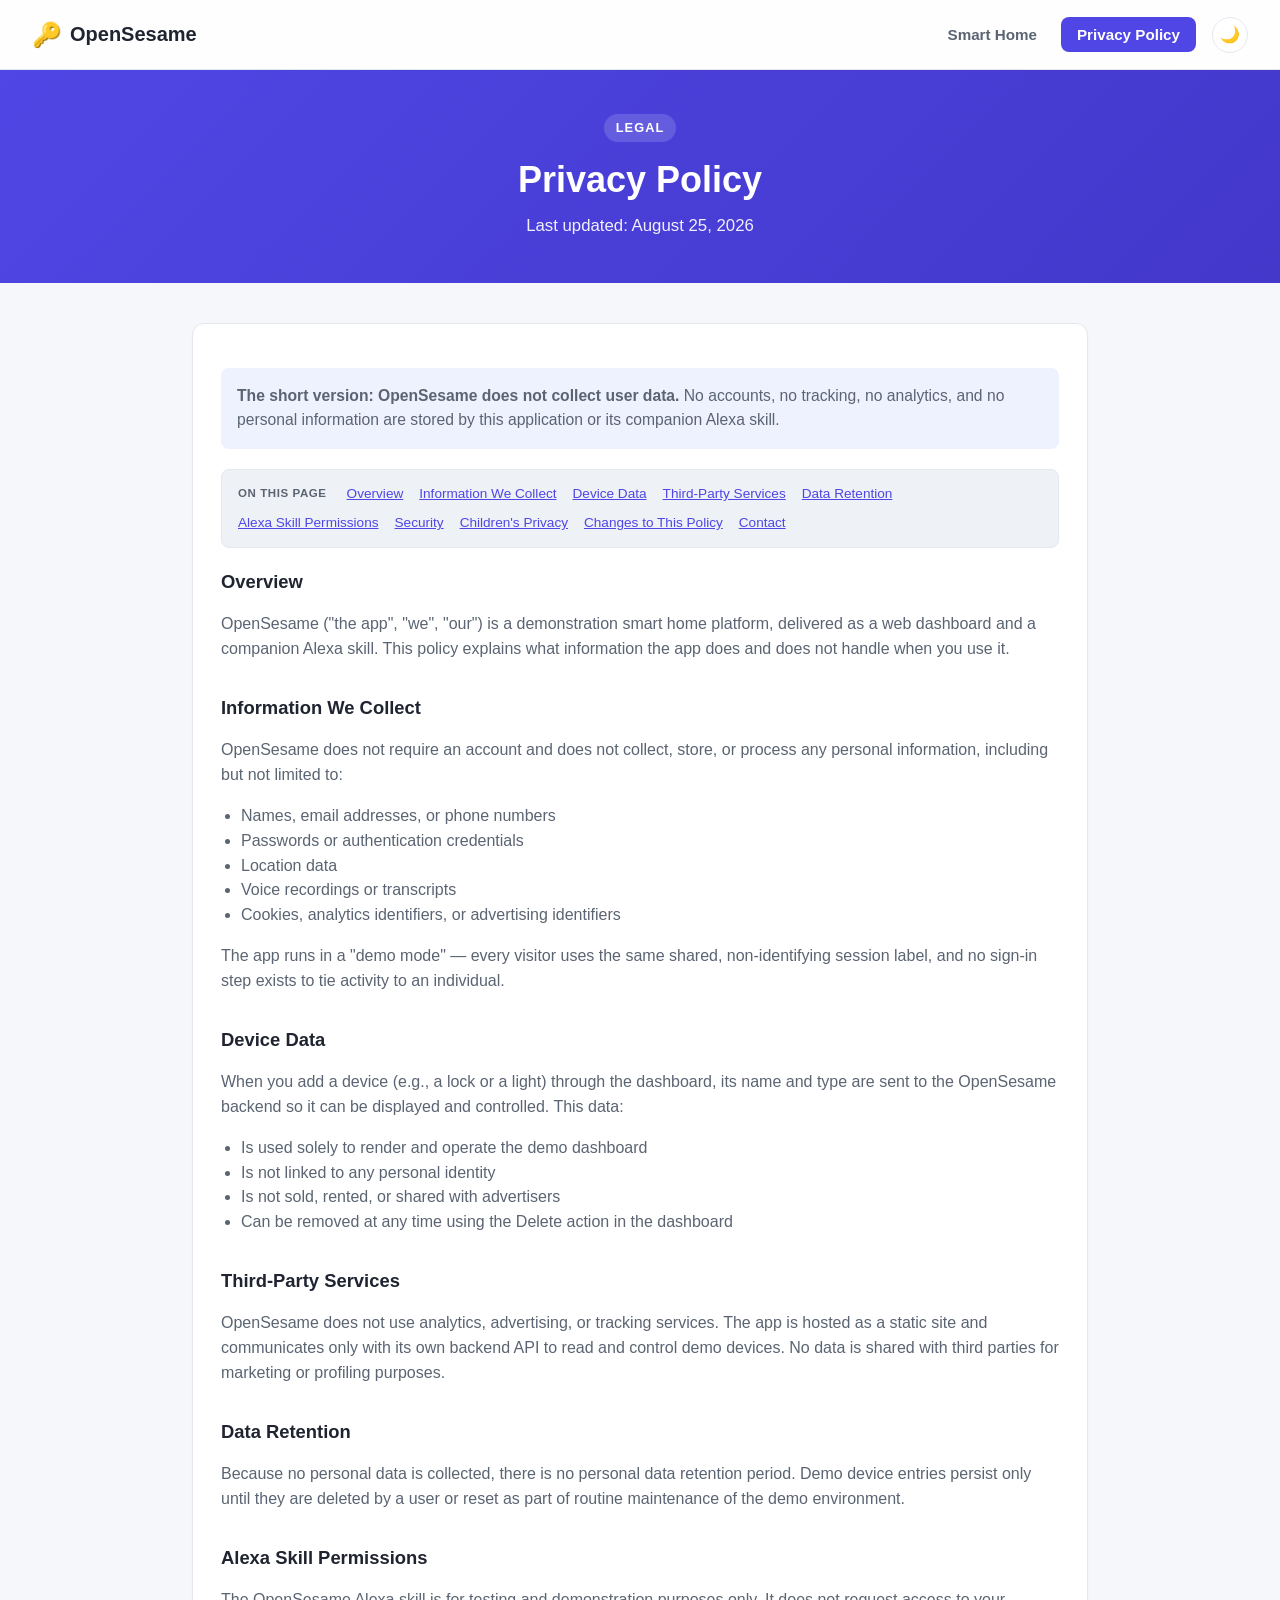
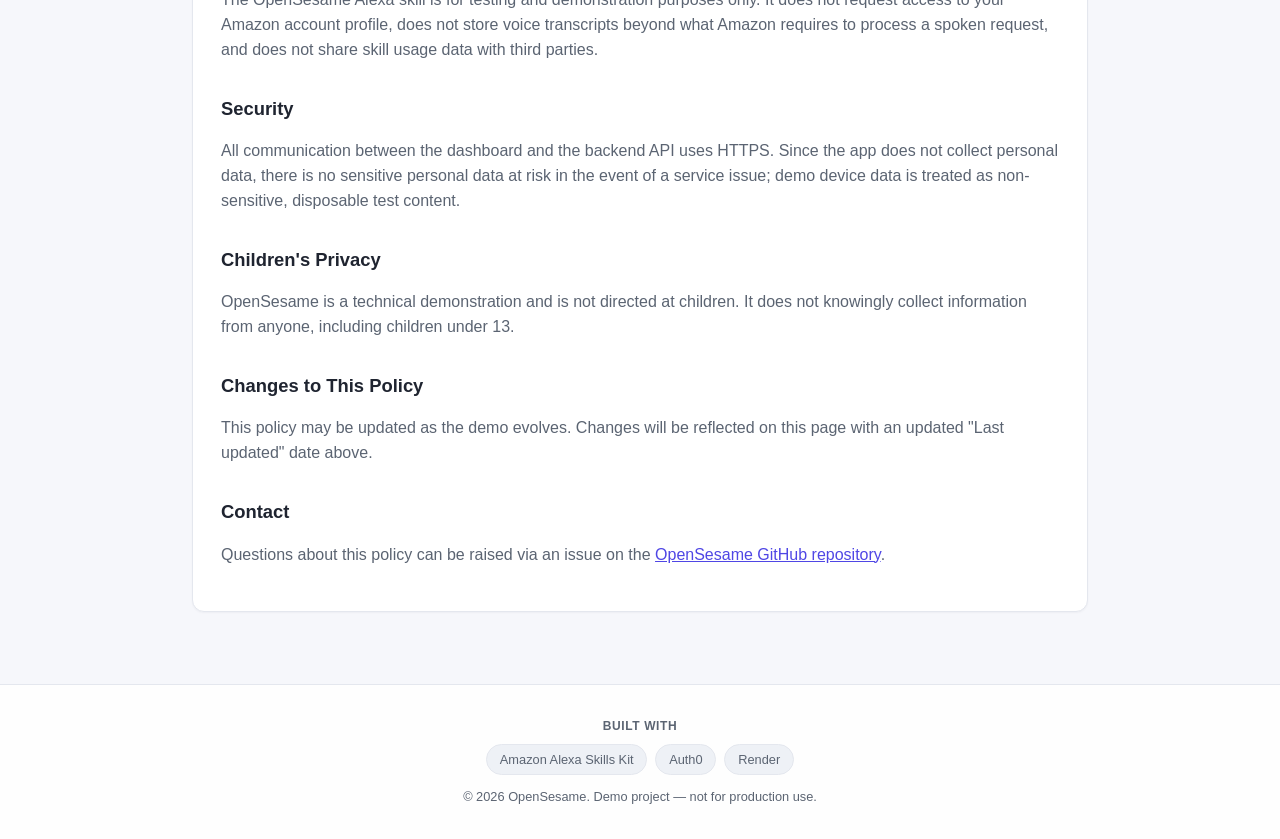
<file: index.html>
<!DOCTYPE html>
<html lang="en">
<head>
  <meta charset="utf-8">
  <meta name="viewport" content="width=device-width, initial-scale=1">
  <title>OpenSesame — Smart Home, Simplified</title>
  <meta name="description" content="OpenSesame is a lightweight smart home platform for controlling your locks, lights, and scenes from one place.">
  <link rel="icon" href="data:image/svg+xml,%3Csvg xmlns='http://www.w3.org/2000/svg' viewBox='0 0 100 100'%3E%3Ctext y='.9em' font-size='90'%3E%F0%9F%94%91%3C/text%3E%3C/svg%3E">
  <link rel="stylesheet" href="styles.css">
  <meta name="color-scheme" content="light dark">
  <script>
    // Applied before first paint to avoid a light/dark flash.
    (function () {
      const saved = localStorage.getItem('theme');
      if (saved) document.documentElement.setAttribute('data-theme', saved);
    })();
  </script>
</head>

<body>
  <header class="site-header">
    <div class="brand">
      <span class="brand-icon" aria-hidden="true">🔑</span>
      <span class="brand-name">OpenSesame</span>
    </div>
    <nav class="tabs" aria-label="Primary">
      <button class="tab-btn" id="tab-btn-ui" onclick="showTab('ui')">Smart Home</button>
      <button class="tab-btn" id="tab-btn-privacy" onclick="showTab('privacy')">Privacy Policy</button>
      <button class="theme-toggle" id="theme-toggle" onclick="toggleTheme()" aria-label="Toggle dark mode" title="Toggle dark mode">🌙</button>
    </nav>
  </header>

  <!-- Smart Home Tab -->
  <div id="ui" style="display:none">
    <section class="hero">
      <div class="hero-inner">
        <span class="eyebrow">Smart Home Control</span>
        <h1>One dashboard for every lock, light, and scene.</h1>
        <p class="hero-sub">OpenSesame gives you a single, simple place to manage your connected home — no clutter, no unnecessary data collection.</p>
      </div>
    </section>

    <main class="container">
      <section class="features">
        <div class="feature-card">
          <span class="feature-icon" aria-hidden="true">🔒</span>
          <h3>Secure Locks</h3>
          <p>Lock and unlock smart locks remotely with a single tap.</p>
        </div>
        <div class="feature-card">
          <span class="feature-icon" aria-hidden="true">💡</span>
          <h3>Smart Lighting</h3>
          <p>Turn lights on and off and keep track of their state in real time.</p>
        </div>
        <div class="feature-card">
          <span class="feature-icon" aria-hidden="true">🎬</span>
          <h3>Scenes</h3>
          <p>Group devices into scenes for one-tap routines. (Coming soon.)</p>
        </div>
      </section>

      <section class="panel dashboard">
        <div id="auth" class="status-banner"></div>
        <div id="content" style="display:none">
          <div id="stats-row" class="stats-row"></div>
          <div class="action-bar">
            <button class="btn" onclick="showDevices()">Devices</button>
            <button class="btn" onclick="showScenes()">Scenes</button>
            <button class="btn btn-primary" onclick="renderAddDeviceForm()">Add Device</button>
          </div>
          <div id="view"></div>
        </div>
      </section>
    </main>
  </div>

  <!-- Privacy Policy Tab -->
  <div id="privacy" style="display:none">
    <section class="hero hero-compact">
      <div class="hero-inner">
        <span class="eyebrow">Legal</span>
        <h1>Privacy Policy</h1>
        <p class="hero-sub">Last updated: August 25, 2026</p>
      </div>
    </section>

    <main class="container">
      <section class="panel policy">
        <p class="policy-lede"><strong>The short version: OpenSesame does not collect user data.</strong> No accounts, no tracking, no analytics, and no personal information are stored by this application or its companion Alexa skill.</p>

        <nav class="policy-toc" aria-label="Table of contents">
          <span class="policy-toc-label">On this page</span>
          <a href="#overview">Overview</a>
          <a href="#info-collected">Information We Collect</a>
          <a href="#device-data">Device Data</a>
          <a href="#third-parties">Third-Party Services</a>
          <a href="#retention">Data Retention</a>
          <a href="#alexa">Alexa Skill Permissions</a>
          <a href="#security">Security</a>
          <a href="#children">Children's Privacy</a>
          <a href="#changes">Changes to This Policy</a>
          <a href="#contact">Contact</a>
        </nav>

        <h2 id="overview">Overview</h2>
        <p>OpenSesame ("the app", "we", "our") is a demonstration smart home platform, delivered as a web dashboard and a companion Alexa skill. This policy explains what information the app does and does not handle when you use it.</p>

        <h2 id="info-collected">Information We Collect</h2>
        <p>OpenSesame does not require an account and does not collect, store, or process any personal information, including but not limited to:</p>
        <ul>
          <li>Names, email addresses, or phone numbers</li>
          <li>Passwords or authentication credentials</li>
          <li>Location data</li>
          <li>Voice recordings or transcripts</li>
          <li>Cookies, analytics identifiers, or advertising identifiers</li>
        </ul>
        <p>The app runs in a "demo mode" — every visitor uses the same shared, non-identifying session label, and no sign-in step exists to tie activity to an individual.</p>

        <h2 id="device-data">Device Data</h2>
        <p>When you add a device (e.g., a lock or a light) through the dashboard, its name and type are sent to the OpenSesame backend so it can be displayed and controlled. This data:</p>
        <ul>
          <li>Is used solely to render and operate the demo dashboard</li>
          <li>Is not linked to any personal identity</li>
          <li>Is not sold, rented, or shared with advertisers</li>
          <li>Can be removed at any time using the Delete action in the dashboard</li>
        </ul>

        <h2 id="third-parties">Third-Party Services</h2>
        <p>OpenSesame does not use analytics, advertising, or tracking services. The app is hosted as a static site and communicates only with its own backend API to read and control demo devices. No data is shared with third parties for marketing or profiling purposes.</p>

        <h2 id="retention">Data Retention</h2>
        <p>Because no personal data is collected, there is no personal data retention period. Demo device entries persist only until they are deleted by a user or reset as part of routine maintenance of the demo environment.</p>

        <h2 id="alexa">Alexa Skill Permissions</h2>
        <p>The OpenSesame Alexa skill is for testing and demonstration purposes only. It does not request access to your Amazon account profile, does not store voice transcripts beyond what Amazon requires to process a spoken request, and does not share skill usage data with third parties.</p>

        <h2 id="security">Security</h2>
        <p>All communication between the dashboard and the backend API uses HTTPS. Since the app does not collect personal data, there is no sensitive personal data at risk in the event of a service issue; demo device data is treated as non-sensitive, disposable test content.</p>

        <h2 id="children">Children's Privacy</h2>
        <p>OpenSesame is a technical demonstration and is not directed at children. It does not knowingly collect information from anyone, including children under 13.</p>

        <h2 id="changes">Changes to This Policy</h2>
        <p>This policy may be updated as the demo evolves. Changes will be reflected on this page with an updated "Last updated" date above.</p>

        <h2 id="contact">Contact</h2>
        <p>Questions about this policy can be raised via an issue on the <a href="https://github.com/kyuuki-dev/OpenSesame" target="_blank" rel="noopener">OpenSesame GitHub repository</a>.</p>
      </section>
    </main>
  </div>

  <footer class="site-footer">
    <div class="container footer-inner">
      <div class="built-with">
        <span class="built-with-label">Built with</span>
        <div class="tech-logos">
          <span class="tech-chip">Amazon Alexa Skills Kit</span>
          <span class="tech-chip">Auth0</span>
          <span class="tech-chip">Render</span>
        </div>
      </div>
      <p class="copyright">© 2026 OpenSesame. Demo project — not for production use.</p>
    </div>
  </footer>

  <!-- Configuration -->
  <script>
    const APP_CONFIG = {
      API_BASE: "https://opensesamebe.onrender.com",
      // backend can use this as a fixed user key or just ignore auth entirely
      USER_LABEL: "demo-user"
    };
  </script>

  <!-- App Logic (no Auth0) -->
  <script>
  // No auth0 / token
  async function initApp() {
    // Simple “logged-in” banner for demo
    document.getElementById("auth").innerHTML =
      `<span>Demo mode – no authentication (user: ${APP_CONFIG.USER_LABEL})</span>`;
    document.getElementById("content").style.display = "block";
    showDevices();
  }

  function isActiveState(state) {
    return /^(on|unlocked|open|active)$/i.test(String(state || "").trim());
  }

  function renderStats(devices) {
    const stats = document.getElementById("stats-row");
    const total = devices.length;
    const locks = devices.filter(d => d.deviceType === "LOCK").length;
    const lights = devices.filter(d => d.deviceType === "LIGHT").length;
    const active = devices.filter(d => isActiveState(d.state)).length;

    if (!total) {
      stats.innerHTML = "";
      return;
    }

    stats.innerHTML = `
      <div class="stat-tile">
        <span class="stat-value">${total}</span>
        <span class="stat-label">Total Devices</span>
      </div>
      <div class="stat-tile">
        <span class="stat-value">${locks}</span>
        <span class="stat-label">🔒 Locks</span>
      </div>
      <div class="stat-tile">
        <span class="stat-value">${lights}</span>
        <span class="stat-label">💡 Lights</span>
      </div>
      <div class="stat-tile">
        <span class="stat-value"><span class="status-dot ${active ? 'status-on' : 'status-off'}"></span>${active}</span>
        <span class="stat-label">Active Now</span>
      </div>
    `;
  }

  async function showDevices() {
    try {
      const res = await fetch(`${APP_CONFIG.API_BASE}/devices`);
      if (!res.ok) throw new Error(await res.text());

      const devices = await res.json();
      renderStats(devices);

      const view = document.getElementById("view");
      if (!devices.length) {
        view.innerHTML = "<h3>Your Devices</h3><p>No devices yet.</p>";
        return;
      }

      view.innerHTML = '<h3>Your Devices</h3><div class="device-grid">' +
        devices.map(d => `
          <div class="device-card">
            <div class="device-card-title">
              <b>${d.friendlyName}</b>
              <span class="device-type">${d.deviceType}</span>
            </div>
            <div class="device-state">
              <span class="status-dot ${isActiveState(d.state) ? 'status-on' : 'status-off'}"></span>${d.state}
            </div>
            <div class="device-actions">
              <button class="btn" onclick="controlDevice('${d.deviceId}')">Toggle</button>
              <button class="btn btn-danger" onclick="deleteDevice('${d.deviceId}')">Delete</button>
            </div>
          </div>
        `).join('') + '</div>';
    } catch (err) {
      alert("Failed to load devices: " + err.message);
    }
  }

  async function deleteDevice(id) {
    try {
      await fetch(`${APP_CONFIG.API_BASE}/devices/${id}`, {
        method: "DELETE"
      });
      showDevices();
    } catch (err) {
      alert("Delete failed: " + err.message);
    }
  }

  async function controlDevice(id) {
    try {
      await fetch(`${APP_CONFIG.API_BASE}/devices/${id}/control`, {
        method: "POST"
      });
      showDevices();
    } catch (err) {
      alert("Toggle failed: " + err.message);
    }
  }

  function renderAddDeviceForm() {
    const view = document.getElementById("view");
    view.innerHTML = `
      <h3>Add Device</h3>
      <div class="form-row">
        <input id="devName" placeholder="Device Name">
        <select id="devType">
          <option value="LOCK">Lock</option>
          <option value="LIGHT">Light</option>
        </select>
        <button class="btn btn-primary" onclick="submitDevice()">Submit</button>
      </div>
    `;
  }

  async function submitDevice() {
    try {
      const body = {
        friendlyName: document.getElementById("devName").value,
        deviceType: document.getElementById("devType").value
      };

      await fetch(`${APP_CONFIG.API_BASE}/devices`, {
        method: "POST",
        headers: {
          "Content-Type": "application/json"
        },
        body: JSON.stringify(body)
      });

      showDevices();
    } catch (err) {
      alert("Add device failed: " + err.message);
    }
  }

  function showScenes() {
    document.getElementById("view").innerHTML =
      `<h3>Scenes</h3><p>Scene creation UI coming soon.</p>`;
  }

  function showTab(tabId) {
    document.getElementById("ui").style.display = "none";
    document.getElementById("privacy").style.display = "none";
    document.getElementById(tabId).style.display = "block";
    document.getElementById("tab-btn-ui").classList.toggle("active", tabId === "ui");
    document.getElementById("tab-btn-privacy").classList.toggle("active", tabId === "privacy");
  }

  function currentTheme() {
    const saved = document.documentElement.getAttribute("data-theme");
    if (saved) return saved;
    return window.matchMedia("(prefers-color-scheme: dark)").matches ? "dark" : "light";
  }

  function syncThemeToggleIcon() {
    document.getElementById("theme-toggle").textContent = currentTheme() === "dark" ? "☀️" : "🌙";
  }

  function toggleTheme() {
    const next = currentTheme() === "dark" ? "light" : "dark";
    document.documentElement.setAttribute("data-theme", next);
    localStorage.setItem("theme", next);
    syncThemeToggleIcon();
  }

  window.onload = () => {
    showTab("privacy");
    syncThemeToggleIcon();
    initApp();
  };
  </script>

</body>
</html>
</file>
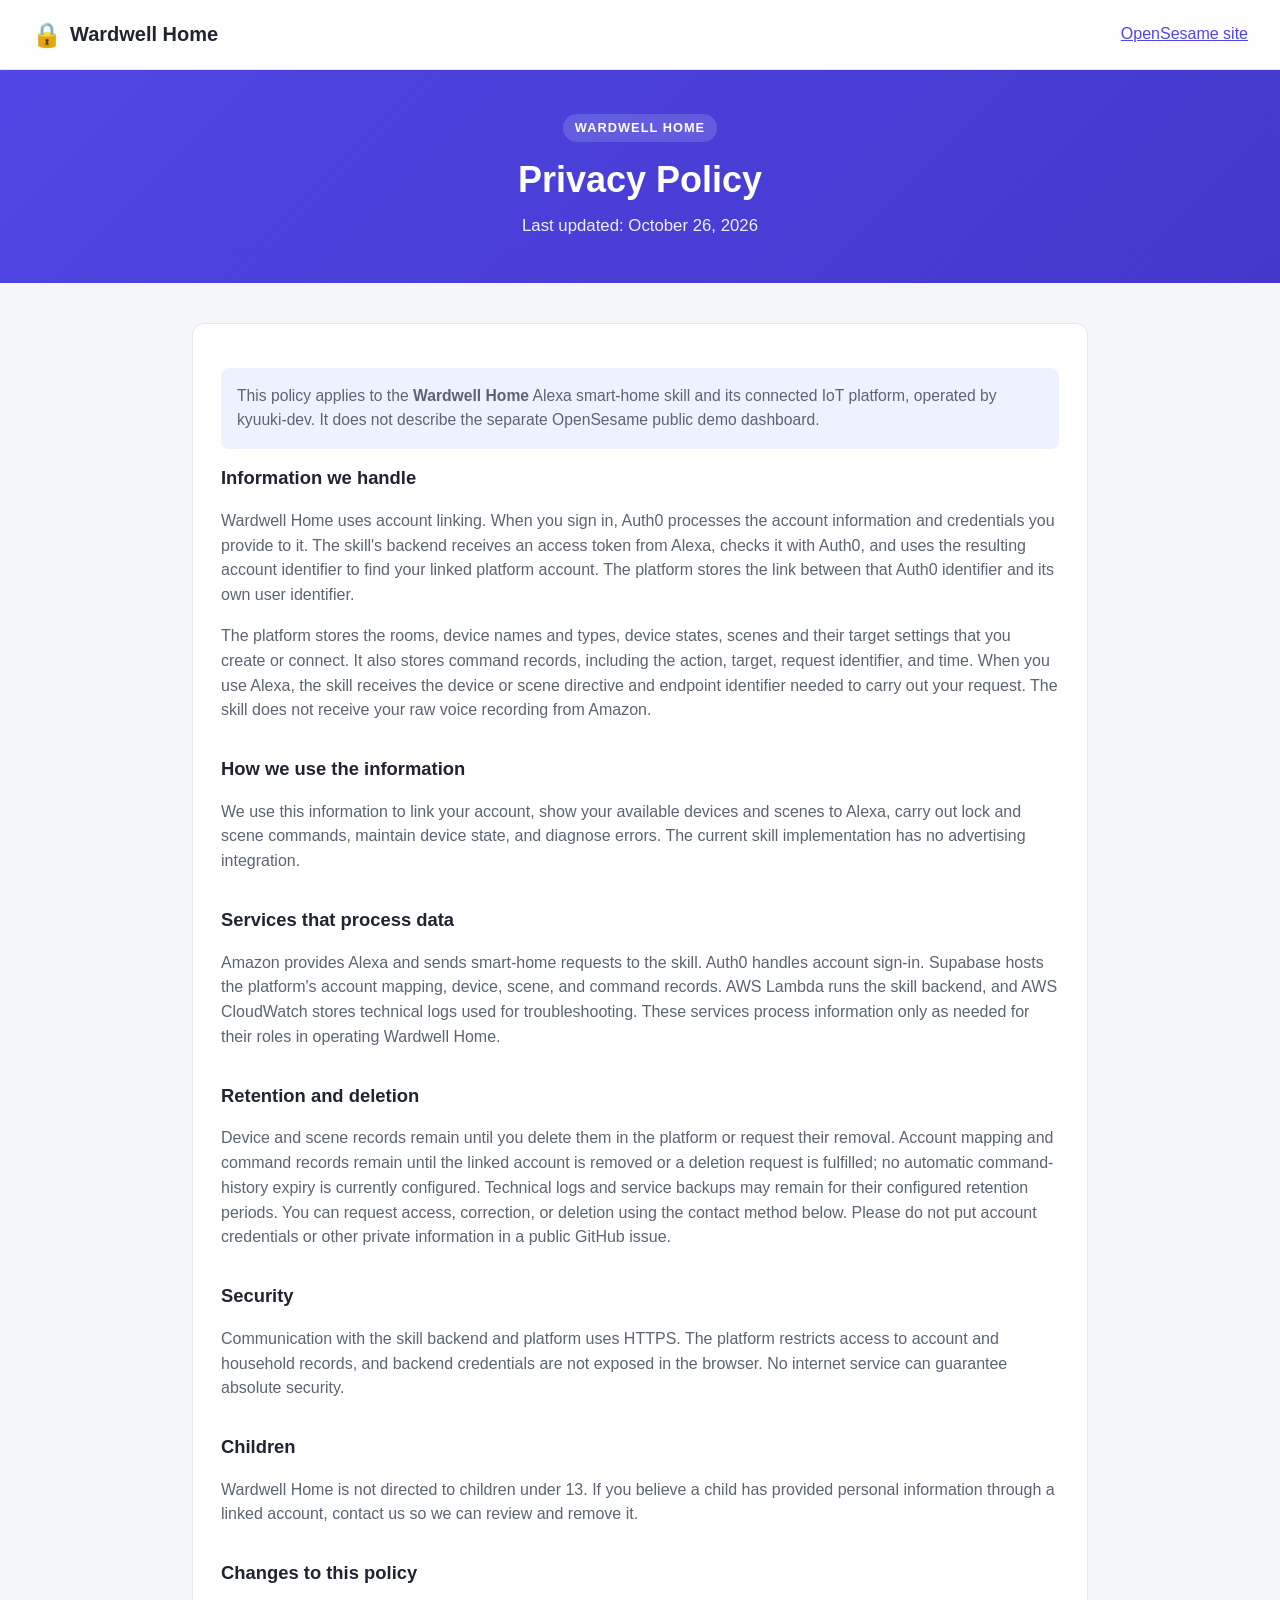
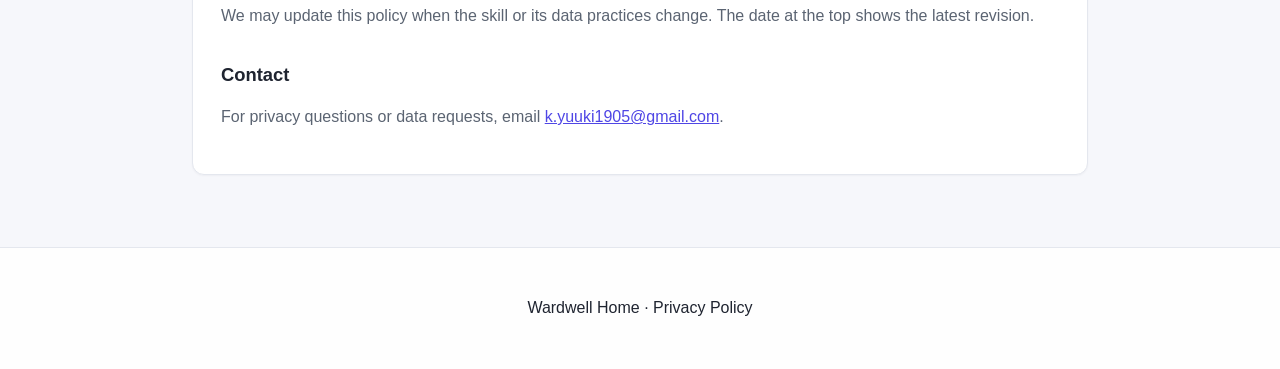
<file: wardwell-privacy.html>
<!doctype html>
<html lang="en">
<head>
  <meta charset="utf-8">
  <meta name="viewport" content="width=device-width, initial-scale=1">
  <meta name="color-scheme" content="light dark">
  <title>Wardwell Home Privacy Policy</title>
  <meta name="description" content="How Wardwell Home handles account, device, scene, and Alexa request data.">
  <link rel="stylesheet" href="styles.css">
</head>
<body>
  <header class="site-header">
    <div class="brand"><span class="brand-icon" aria-hidden="true">🔒</span><span class="brand-name">Wardwell Home</span></div>
    <nav class="tabs" aria-label="Site"><a href="index.html">OpenSesame site</a></nav>
  </header>
  <section class="hero hero-compact">
    <div class="hero-inner">
      <span class="eyebrow">Wardwell Home</span>
      <h1>Privacy Policy</h1>
      <p class="hero-sub">Last updated: October 26, 2026</p>
    </div>
  </section>
  <main class="container">
    <section class="panel policy">
      <p class="policy-lede">This policy applies to the <strong>Wardwell Home</strong> Alexa smart-home skill and its connected IoT platform, operated by kyuuki-dev. It does not describe the separate OpenSesame public demo dashboard.</p>

      <h2>Information we handle</h2>
      <p>Wardwell Home uses account linking. When you sign in, Auth0 processes the account information and credentials you provide to it. The skill's backend receives an access token from Alexa, checks it with Auth0, and uses the resulting account identifier to find your linked platform account. The platform stores the link between that Auth0 identifier and its own user identifier.</p>
      <p>The platform stores the rooms, device names and types, device states, scenes and their target settings that you create or connect. It also stores command records, including the action, target, request identifier, and time. When you use Alexa, the skill receives the device or scene directive and endpoint identifier needed to carry out your request. The skill does not receive your raw voice recording from Amazon.</p>

      <h2>How we use the information</h2>
      <p>We use this information to link your account, show your available devices and scenes to Alexa, carry out lock and scene commands, maintain device state, and diagnose errors. The current skill implementation has no advertising integration.</p>

      <h2>Services that process data</h2>
      <p>Amazon provides Alexa and sends smart-home requests to the skill. Auth0 handles account sign-in. Supabase hosts the platform's account mapping, device, scene, and command records. AWS Lambda runs the skill backend, and AWS CloudWatch stores technical logs used for troubleshooting. These services process information only as needed for their roles in operating Wardwell Home.</p>

      <h2>Retention and deletion</h2>
      <p>Device and scene records remain until you delete them in the platform or request their removal. Account mapping and command records remain until the linked account is removed or a deletion request is fulfilled; no automatic command-history expiry is currently configured. Technical logs and service backups may remain for their configured retention periods. You can request access, correction, or deletion using the contact method below. Please do not put account credentials or other private information in a public GitHub issue.</p>

      <h2>Security</h2>
      <p>Communication with the skill backend and platform uses HTTPS. The platform restricts access to account and household records, and backend credentials are not exposed in the browser. No internet service can guarantee absolute security.</p>

      <h2>Children</h2>
      <p>Wardwell Home is not directed to children under 13. If you believe a child has provided personal information through a linked account, contact us so we can review and remove it.</p>

      <h2>Changes to this policy</h2>
      <p>We may update this policy when the skill or its data practices change. The date at the top shows the latest revision.</p>

      <h2>Contact</h2>
      <p>For privacy questions or data requests, email <a href="mailto:k.yuuki1905@gmail.com">k.yuuki1905@gmail.com</a>.</p>
    </section>
  </main>
  <footer class="site-footer"><div class="container footer-inner"><p>Wardwell Home · Privacy Policy</p></div></footer>
</body>
</html>
</file>
<file: styles.css>
:root {
  --brand: #4f46e5;
  --brand-dark: #4338ca;
  --brand-light: #eef2ff;
  --ink: #1f2430;
  --ink-soft: #5b6472;
  --bg: #f6f7fb;
  --card-bg: #ffffff;
  --border: #e4e7ee;
  --danger: #dc2626;
  --danger-dark: #b91c1c;
  --good: #16a34a;
  --good-bg: #dcfce7;
  --neutral: #94a3b8;
  --neutral-bg: #eef1f6;
  --blob-1: #818cf8;
  --blob-2: #f0abfc;
  --blob-3: #67e8f9;
  --radius: 12px;
}

/* Dark mode: system preference (unless explicitly overridden to light) */
@media (prefers-color-scheme: dark) {
  :root:not([data-theme="light"]) {
    --brand: #818cf8;
    --brand-dark: #6366f1;
    --brand-light: #1e2247;
    --ink: #e8eaf1;
    --ink-soft: #9aa3b5;
    --bg: #0f1117;
    --card-bg: #161923;
    --border: #262b3a;
    --danger: #f87171;
    --danger-dark: #ef4444;
    --good: #4ade80;
    --good-bg: #113322;
    --neutral: #6b7385;
    --neutral-bg: #1c2130;
    --blob-1: #4338ca;
    --blob-2: #86198f;
    --blob-3: #155e75;
  }
}

/* Dark mode: explicit toggle */
:root[data-theme="dark"] {
  --brand: #818cf8;
  --brand-dark: #6366f1;
  --brand-light: #1e2247;
  --ink: #e8eaf1;
  --ink-soft: #9aa3b5;
  --bg: #0f1117;
  --card-bg: #161923;
  --border: #262b3a;
  --danger: #f87171;
  --danger-dark: #ef4444;
  --good: #4ade80;
  --good-bg: #113322;
  --neutral: #6b7385;
  --neutral-bg: #1c2130;
  --blob-1: #4338ca;
  --blob-2: #86198f;
  --blob-3: #155e75;
}

* {
  box-sizing: border-box;
}

html {
  background: var(--bg);
}

body {
  margin: 0;
  font-family: -apple-system, BlinkMacSystemFont, "Segoe UI", Roboto, Helvetica, Arial, sans-serif;
  background: var(--bg);
  color: var(--ink);
  line-height: 1.55;
  min-height: 100vh;
  position: relative;
  overflow-x: hidden;
  transition: background 0.2s ease, color 0.2s ease;
}

/* Decorative background: soft blurred blobs + subtle dot grid */
body::before {
  content: "";
  position: fixed;
  inset: 0;
  z-index: -2;
  background-image:
    radial-gradient(circle at 12% 8%, var(--blob-1) 0%, transparent 32%),
    radial-gradient(circle at 88% 15%, var(--blob-2) 0%, transparent 30%),
    radial-gradient(circle at 50% 95%, var(--blob-3) 0%, transparent 35%);
  opacity: 0.18;
  filter: blur(60px);
}

body::after {
  content: "";
  position: fixed;
  inset: 0;
  z-index: -1;
  background-image: radial-gradient(var(--border) 1px, transparent 1px);
  background-size: 22px 22px;
  opacity: 0.5;
}

a {
  color: var(--brand);
}

/* Header */
.site-header {
  display: flex;
  align-items: center;
  justify-content: space-between;
  padding: 1rem 2rem;
  background: color-mix(in srgb, var(--card-bg) 88%, transparent);
  backdrop-filter: blur(8px);
  border-bottom: 1px solid var(--border);
  position: sticky;
  top: 0;
  z-index: 10;
}

.brand {
  display: flex;
  align-items: center;
  gap: 0.5rem;
  font-weight: 700;
  font-size: 1.25rem;
}

.brand-icon {
  font-size: 1.5rem;
}

.tabs {
  display: flex;
  align-items: center;
  gap: 0.5rem;
}

.tab-btn {
  background: transparent;
  border: none;
  padding: 0.55rem 1rem;
  border-radius: 8px;
  font-size: 0.95rem;
  font-weight: 600;
  color: var(--ink-soft);
  cursor: pointer;
  transition: background 0.15s ease, color 0.15s ease;
}

.tab-btn:hover {
  background: var(--brand-light);
  color: var(--brand-dark);
}

.tab-btn.active {
  background: var(--brand);
  color: #fff;
}

.theme-toggle {
  border: 1px solid var(--border);
  background: var(--card-bg);
  border-radius: 999px;
  width: 2.25rem;
  height: 2.25rem;
  font-size: 1rem;
  cursor: pointer;
  margin-left: 0.5rem;
  display: inline-flex;
  align-items: center;
  justify-content: center;
  transition: background 0.15s ease, border-color 0.15s ease;
}

.theme-toggle:hover {
  background: var(--brand-light);
  border-color: var(--brand);
}

/* Hero */
.hero {
  background: linear-gradient(135deg, var(--brand) 0%, var(--brand-dark) 100%);
  color: #fff;
  padding: 4rem 2rem;
  text-align: center;
}

.hero-compact {
  padding: 2.75rem 2rem;
}

.hero-inner {
  max-width: 640px;
  margin: 0 auto;
}

.eyebrow {
  display: inline-block;
  font-size: 0.8rem;
  font-weight: 700;
  letter-spacing: 0.08em;
  text-transform: uppercase;
  background: rgba(255, 255, 255, 0.15);
  padding: 0.25rem 0.75rem;
  border-radius: 999px;
  margin-bottom: 1rem;
}

.hero h1 {
  margin: 0 0 0.75rem;
  font-size: 2.25rem;
  line-height: 1.2;
}

.hero-sub {
  margin: 0;
  font-size: 1.05rem;
  opacity: 0.92;
}

/* Layout */
.container {
  max-width: 960px;
  margin: 0 auto;
  padding: 2.5rem 2rem;
}

/* Feature cards */
.features {
  display: grid;
  grid-template-columns: repeat(auto-fit, minmax(220px, 1fr));
  gap: 1.25rem;
  margin-bottom: 2.5rem;
}

.feature-card {
  background: var(--card-bg);
  border: 1px solid var(--border);
  border-radius: var(--radius);
  padding: 1.5rem;
  text-align: center;
  transition: transform 0.15s ease, box-shadow 0.15s ease;
}

.feature-card:hover {
  transform: translateY(-2px);
  box-shadow: 0 8px 20px rgba(16, 24, 40, 0.08);
}

.feature-icon {
  font-size: 1.75rem;
  display: block;
  margin-bottom: 0.5rem;
}

.feature-card h3 {
  margin: 0 0 0.4rem;
  font-size: 1.05rem;
}

.feature-card p {
  margin: 0;
  color: var(--ink-soft);
  font-size: 0.92rem;
}

/* Panel / dashboard */
.panel {
  background: var(--card-bg);
  border: 1px solid var(--border);
  border-radius: var(--radius);
  padding: 1.75rem;
  box-shadow: 0 1px 2px rgba(16, 24, 40, 0.04);
}

.status-banner {
  background: var(--brand-light);
  color: var(--brand-dark);
  border-radius: 8px;
  padding: 0.6rem 1rem;
  font-size: 0.9rem;
  margin-bottom: 1rem;
}

.status-banner:empty {
  display: none;
}

/* Stat tiles */
.stats-row {
  display: grid;
  grid-template-columns: repeat(auto-fit, minmax(140px, 1fr));
  gap: 0.85rem;
  margin-bottom: 1.5rem;
}

.stats-row:empty {
  display: none;
}

.stat-tile {
  background: var(--neutral-bg);
  border: 1px solid var(--border);
  border-radius: 10px;
  padding: 0.9rem 1rem;
  display: flex;
  flex-direction: column;
  gap: 0.15rem;
}

.stat-value {
  font-size: 1.5rem;
  font-weight: 700;
  display: inline-flex;
  align-items: center;
  gap: 0.4rem;
}

.stat-label {
  font-size: 0.78rem;
  color: var(--ink-soft);
  font-weight: 600;
  text-transform: uppercase;
  letter-spacing: 0.03em;
}

.status-dot {
  width: 0.6rem;
  height: 0.6rem;
  border-radius: 50%;
  display: inline-block;
}

.status-dot.status-on {
  background: var(--good);
  box-shadow: 0 0 0 3px var(--good-bg);
}

.status-dot.status-off {
  background: var(--neutral);
  box-shadow: 0 0 0 3px var(--neutral-bg);
}

.action-bar {
  display: flex;
  gap: 0.6rem;
  margin-bottom: 1.25rem;
  flex-wrap: wrap;
}

.btn {
  border: 1px solid var(--border);
  background: var(--card-bg);
  color: var(--ink);
  padding: 0.55rem 1rem;
  border-radius: 8px;
  font-size: 0.9rem;
  font-weight: 600;
  cursor: pointer;
  transition: background 0.15s ease, border-color 0.15s ease;
}

.btn:hover {
  background: var(--brand-light);
  border-color: var(--brand);
}

.btn-primary {
  background: var(--brand);
  border-color: var(--brand);
  color: #fff;
}

.btn-primary:hover {
  background: var(--brand-dark);
  border-color: var(--brand-dark);
}

.btn-danger {
  color: var(--danger);
  border-color: var(--danger);
}

.btn-danger:hover {
  background: color-mix(in srgb, var(--danger) 12%, transparent);
  border-color: var(--danger-dark);
}

/* Device grid */
.device-grid {
  display: grid;
  grid-template-columns: repeat(auto-fill, minmax(220px, 1fr));
  gap: 1rem;
  margin-top: 1rem;
}

.device-card {
  border: 1px solid var(--border);
  border-radius: 10px;
  padding: 1rem;
  background: var(--neutral-bg);
}

.device-card-title {
  display: flex;
  align-items: center;
  justify-content: space-between;
  margin-bottom: 0.4rem;
}

.device-type {
  font-size: 0.75rem;
  color: var(--ink-soft);
  border: 1px solid var(--border);
  border-radius: 999px;
  padding: 0.1rem 0.5rem;
}

.device-state {
  font-size: 0.85rem;
  color: var(--ink-soft);
  margin-bottom: 0.75rem;
  text-transform: capitalize;
  display: flex;
  align-items: center;
  gap: 0.4rem;
}

.device-actions {
  display: flex;
  gap: 0.5rem;
}

.form-row {
  display: flex;
  gap: 0.6rem;
  flex-wrap: wrap;
  align-items: center;
}

.form-row input,
.form-row select {
  padding: 0.55rem 0.75rem;
  border: 1px solid var(--border);
  border-radius: 8px;
  font-size: 0.9rem;
  background: var(--card-bg);
  color: var(--ink);
}

/* Privacy policy */
.policy h2 {
  margin-top: 2rem;
  font-size: 1.15rem;
  scroll-margin-top: 5rem;
}

.policy h2:first-of-type {
  margin-top: 0.5rem;
}

.policy p {
  color: var(--ink-soft);
}

.policy-lede {
  background: var(--brand-light);
  color: var(--ink);
  border-radius: 8px;
  padding: 1rem;
  font-size: 0.98rem;
}

.policy ul {
  color: var(--ink-soft);
  padding-left: 1.25rem;
}

.policy-toc {
  display: flex;
  flex-wrap: wrap;
  gap: 0.5rem 1rem;
  align-items: center;
  background: var(--neutral-bg);
  border: 1px solid var(--border);
  border-radius: 8px;
  padding: 0.85rem 1rem;
  margin: 1.25rem 0;
  font-size: 0.85rem;
}

.policy-toc-label {
  font-weight: 700;
  color: var(--ink-soft);
  text-transform: uppercase;
  font-size: 0.72rem;
  letter-spacing: 0.05em;
  margin-right: 0.25rem;
}

/* Footer */
.site-footer {
  border-top: 1px solid var(--border);
  background: color-mix(in srgb, var(--card-bg) 88%, transparent);
  margin-top: 2rem;
}

.footer-inner {
  display: flex;
  flex-direction: column;
  gap: 0.75rem;
  align-items: center;
  text-align: center;
  padding: 2rem;
}

.built-with {
  display: flex;
  flex-direction: column;
  align-items: center;
  gap: 0.5rem;
}

.built-with-label {
  font-size: 0.75rem;
  font-weight: 700;
  text-transform: uppercase;
  letter-spacing: 0.05em;
  color: var(--ink-soft);
}

.tech-logos {
  display: flex;
  flex-wrap: wrap;
  justify-content: center;
  gap: 0.5rem;
}

.tech-chip {
  border: 1px solid var(--border);
  border-radius: 999px;
  padding: 0.3rem 0.8rem;
  font-size: 0.8rem;
  color: var(--ink-soft);
  background: var(--neutral-bg);
}

.copyright {
  margin: 0;
  font-size: 0.8rem;
  color: var(--ink-soft);
}

/* Misc legacy elements */
textarea {
  width: 100%;
  font-family: monospace;
  background: var(--card-bg);
  color: var(--ink);
  border: 1px solid var(--border);
  border-radius: 8px;
}

pre {
  background: #111;
  color: lime;
  padding: 1rem;
  white-space: pre-wrap;
  border-radius: 8px;
}
</file>
